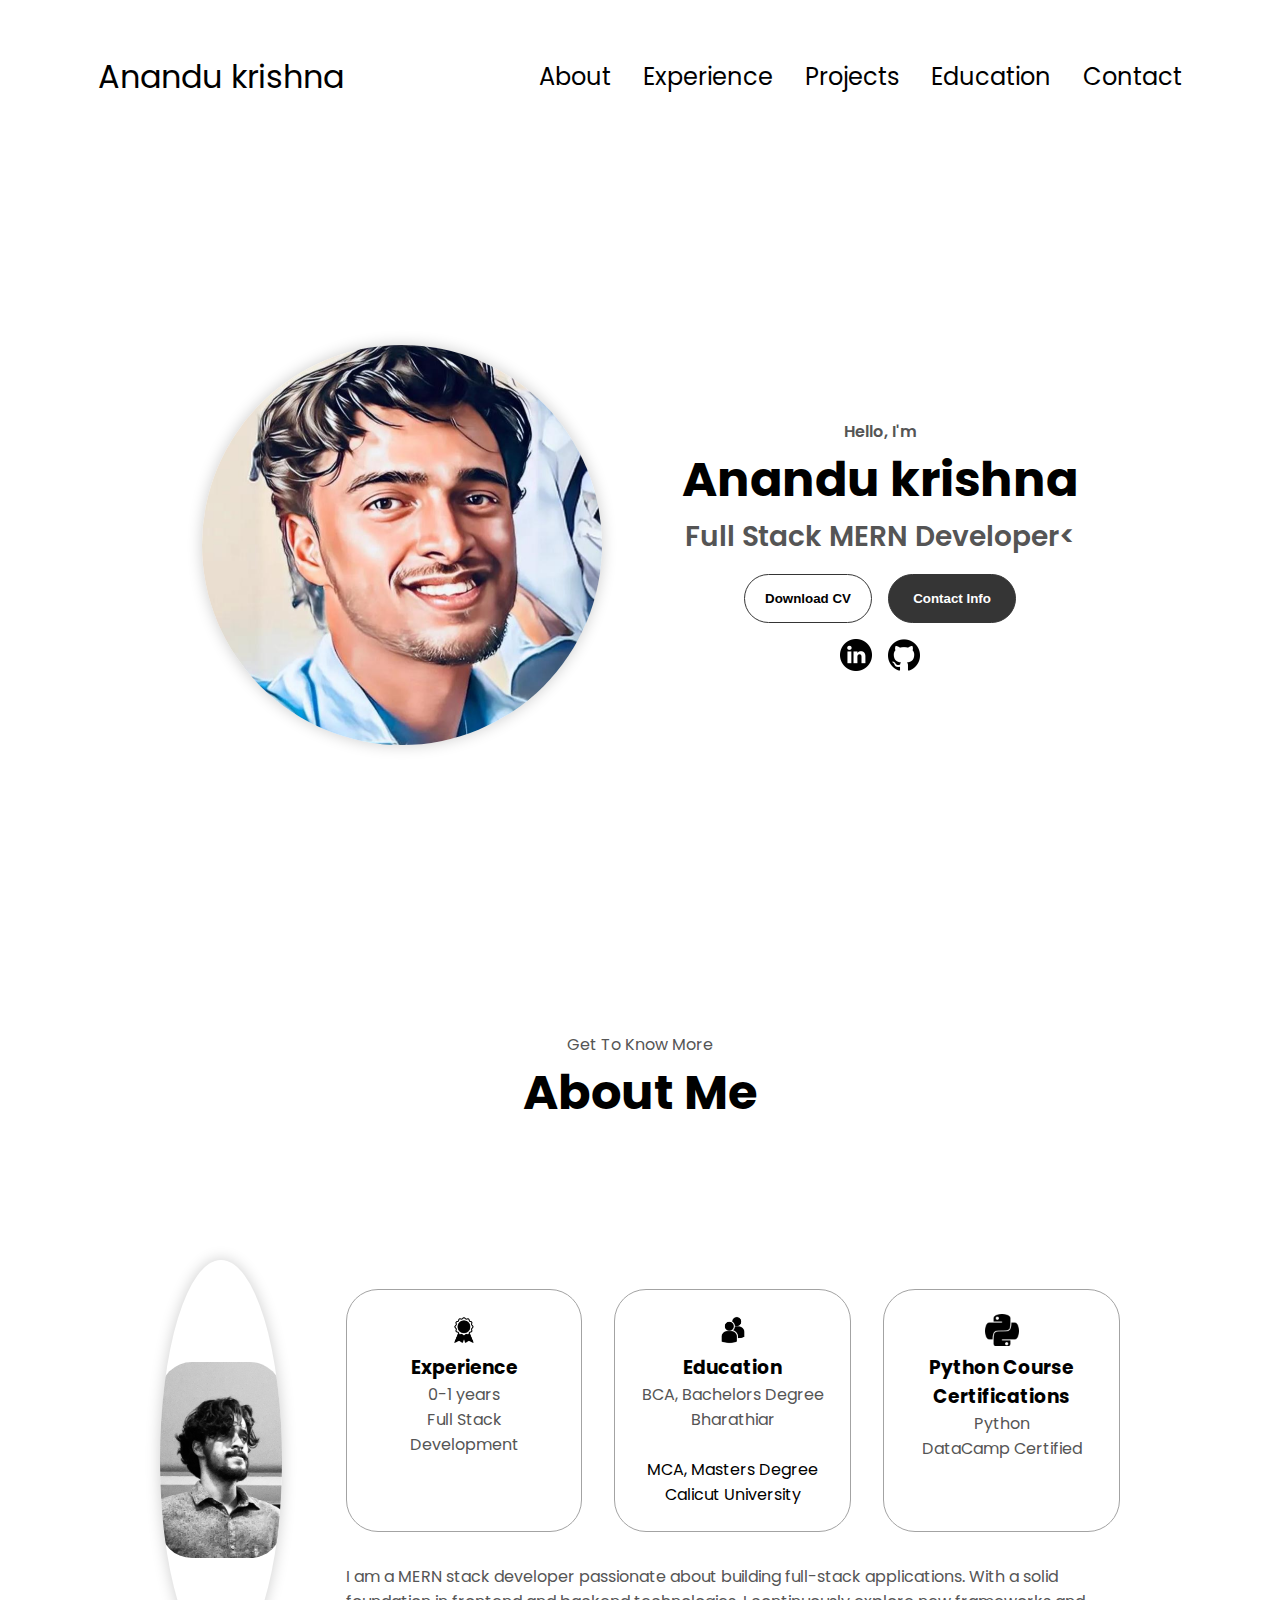
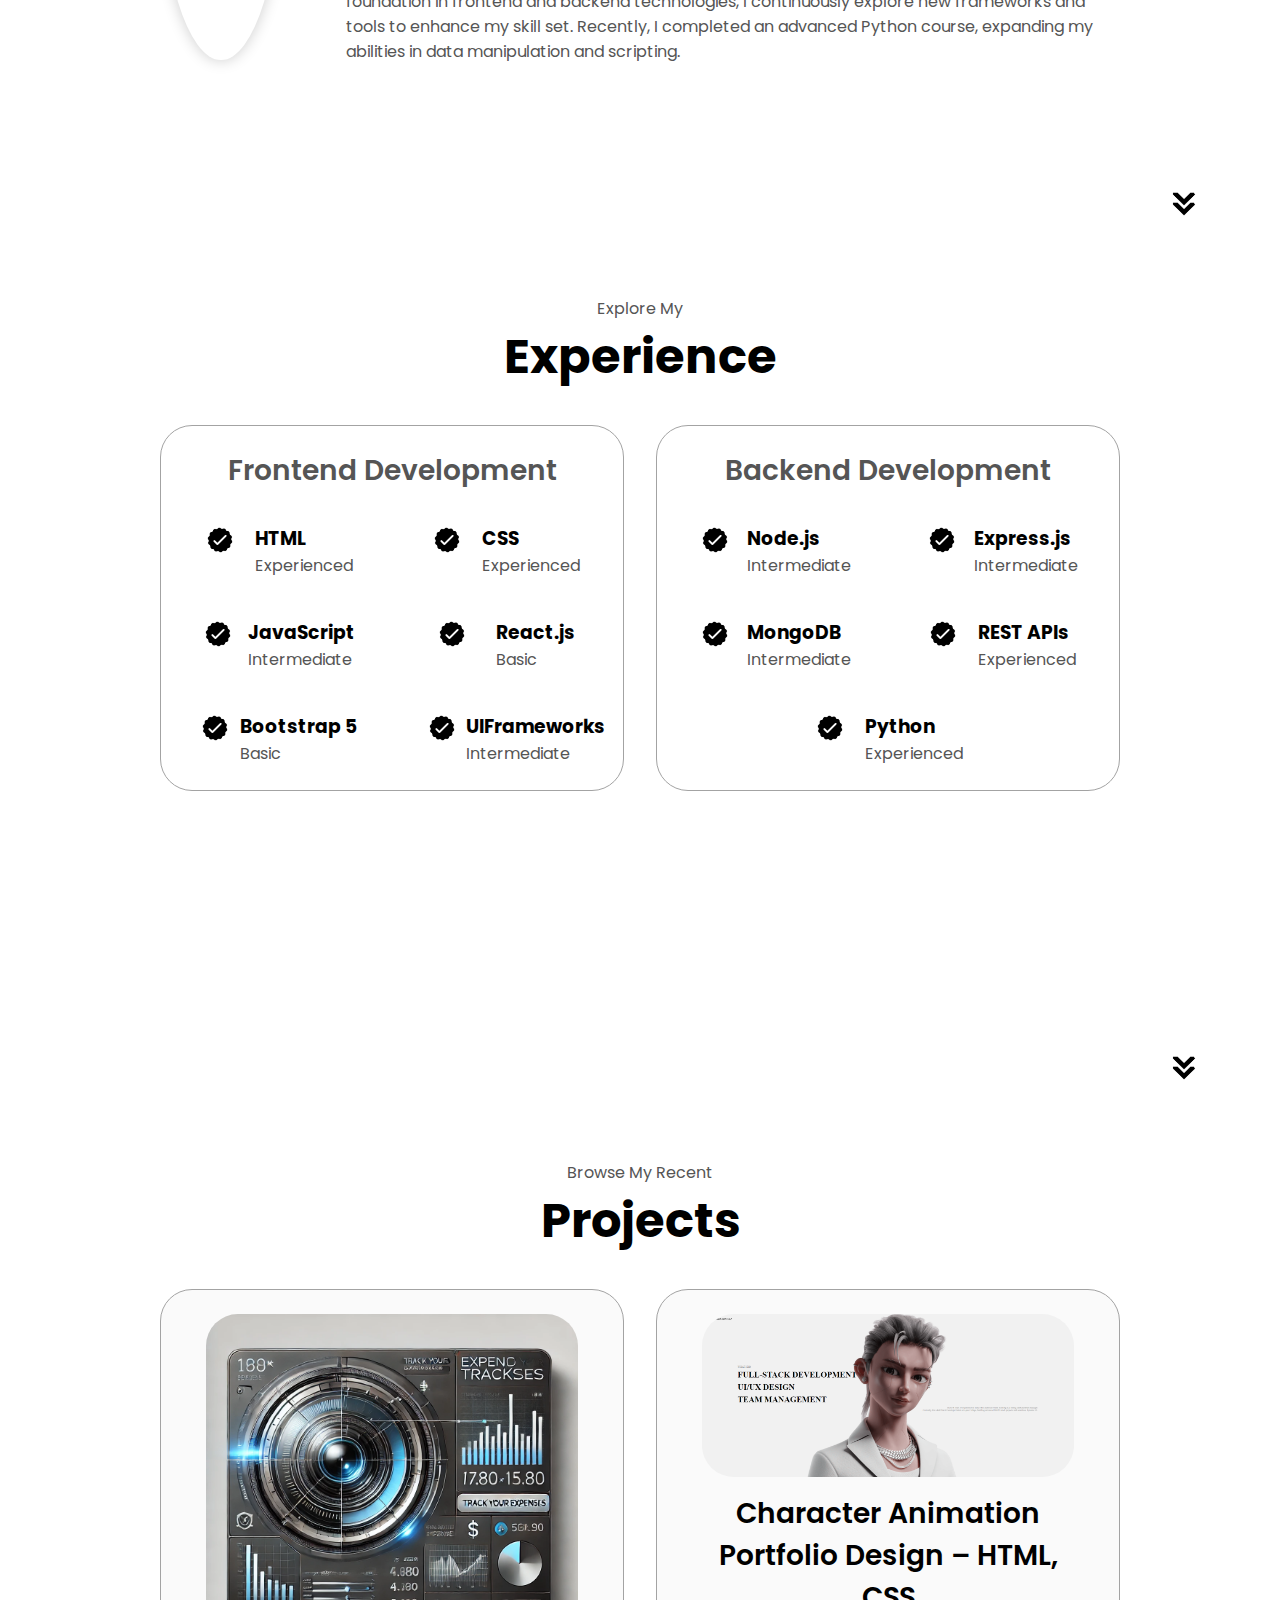
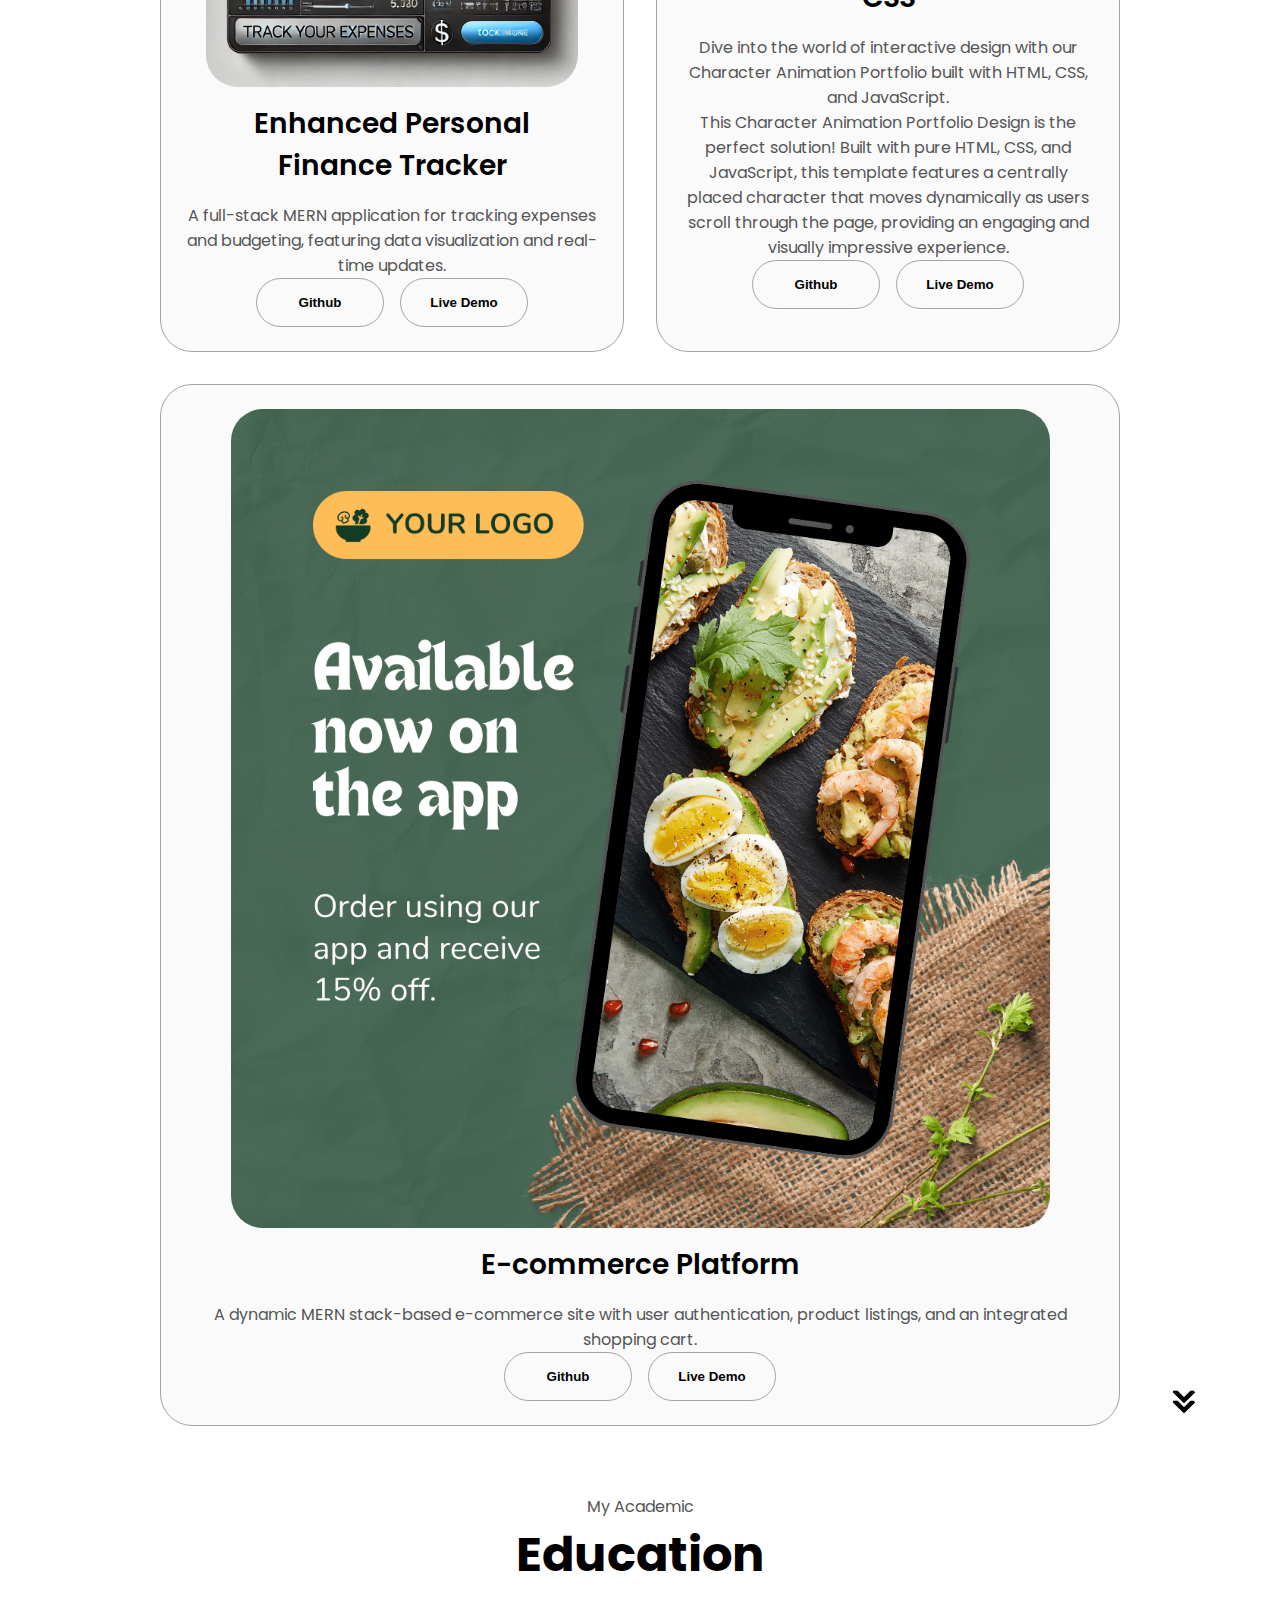
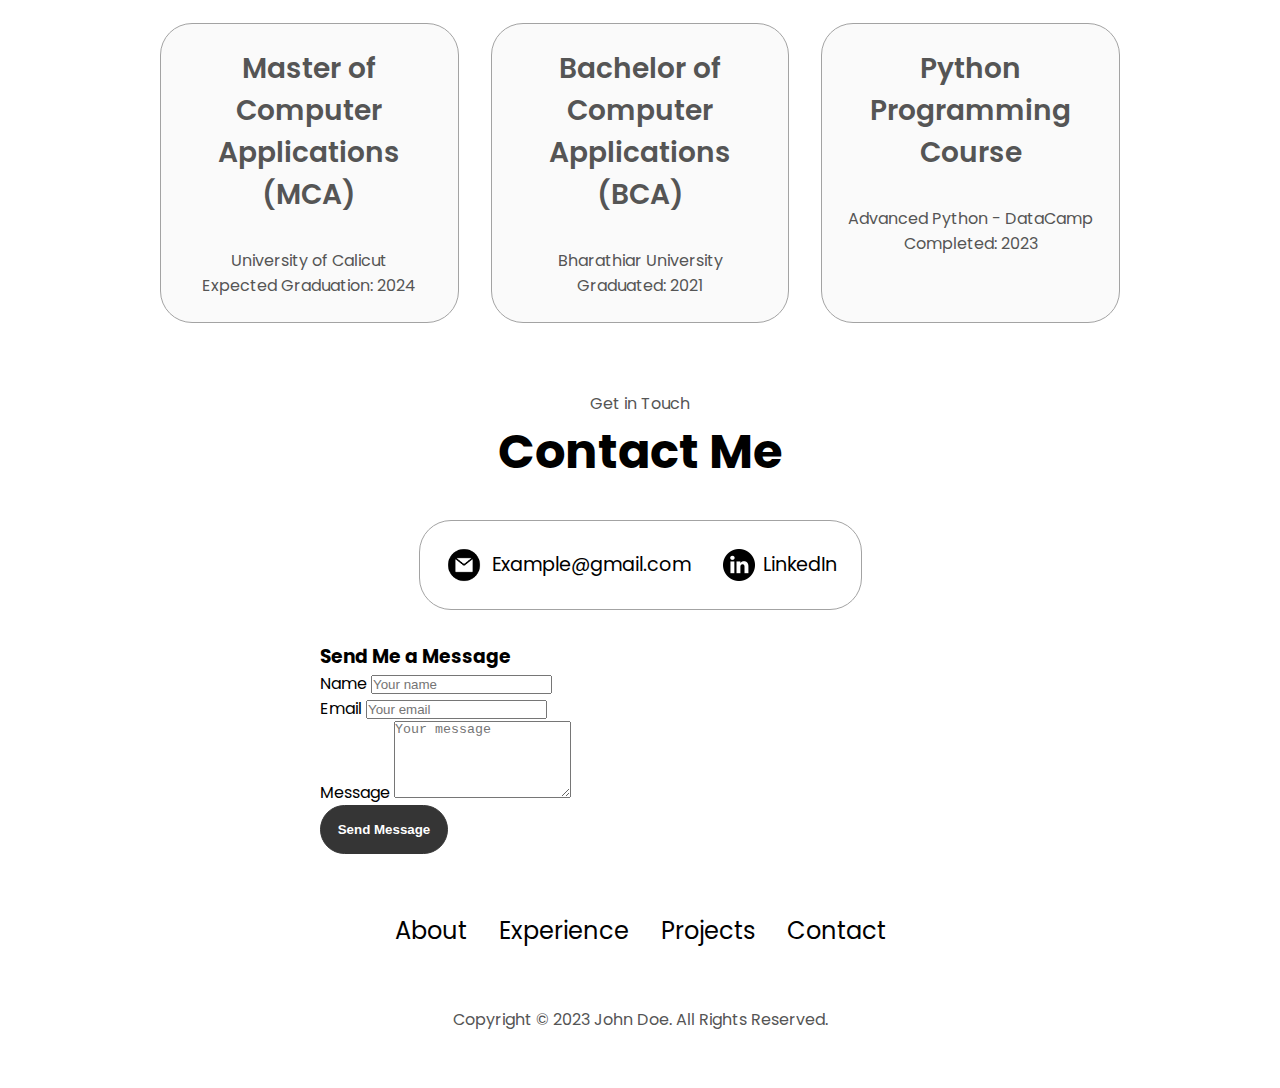
<file: html-css-js-portfolio-tutorial-2-main/index.html>
<!DOCTYPE html>
<html lang="en">
  <head>
    <meta charset="UTF-8" />
    <meta http-equiv="X-UA-Compatible" content="IE=edge" />
    <meta name="viewport" content="width=device-width, initial-scale=1.0" />
    <title>Anandu krishna Portfolio</title>
    <link rel="stylesheet" href="style.css" />
    <link rel="stylesheet" href="mediaqueries.css" />
  </head>
  <body>
    <nav id="desktop-nav">
      <div class="logo">Anandu krishna</div>
    
      <div>
        <ul class="nav-links">
          <li><a href="#about">About</a></li>
          <li><a href="#experience">Experience</a></li>
          <li><a href="#projects">Projects</a></li>
          <li><a href="#education">Education</a></li>
          <li><a href="#contact">Contact</a></li>
        </ul>
      </div>
    </nav>
    <nav id="hamburger-nav">
      <div class="logo">JAnandu krishna </div>
      <div class="hamburger-menu">
        <div class="hamburger-icon" onclick="toggleMenu()">
          <span></span>
          <span></span>
          <span></span>
        </div>
        <div class="menu-links">
          <li><a href="#about" onclick="toggleMenu()">About</a></li>
          <li><a href="#experience" onclick="toggleMenu()">Experience</a></li>
          <li><a href="#projects" onclick="toggleMenu()">Projects</a></li>
          <li><a href="#education" onclick="toggleMenu()">Education</a></li>
          <li><a href="#contact" onclick="toggleMenu()">Contact</a></li>
        </div>
      </div>
    </nav>
     <!-- Profile Section -->
    <section id="profile">
      <div class="section__pic-container">
        <img src="./assets/profile-pic.png" alt="Anandu krishna  profile picture" />
      </div>
      <div class="section__text">
        <p class="section__text__p1">Hello, I'm</p>
        <h1 class="title">Anandu krishna</h1>
        <p class="section__text__p2">Full Stack MERN Developer<</p>
        <div class="btn-container">
          <button
            class="btn btn-color-2"
            onclick="window.open('./assets/AnanduCV.pdf')"
          >
            Download CV
          </button>
          <button class="btn btn-color-1" onclick="location.href='./#contact'">
            Contact Info
          </button>
        </div>
        <div id="socials-container">
          <img
          src="./assets/linkedin.png"
          alt="My LinkedIn profile"
          class="icon"
          onclick="location.href='https://www.linkedin.com/in/anandu-krishnapa2000'"
      />
      <img
          src="./assets/github.png"
          alt="My Github profile"
          class="icon"
          onclick="location.href='https://github.com/ANANDU-2000'"
      />
      
        </div>
      </div>
    </section>
     <!-- About Section -->
    <section id="about">
      <p class="section__text__p1">Get To Know More</p>
      <h1 class="title">About Me</h1>
      <div class="section-container">
        <div class="section__pic-container">
          <img
            src="./assets/about-pic.png"
            alt="Profile picture"
            class="about-pic"
          />
        </div>
        <div class="about-details-container">
          <div class="about-containers">
            <div class="details-container">
              <img
                src="./assets/experience.png"
                alt="Experience icon"
                class="icon"
              />
              <h3>Experience</h3>
              <p>0-1 years <br />Full Stack Development</p>
            </div>
            <div class="details-container">
              <img
                src="./assets/education.png"
                alt="Education icon"
                class="icon"
              />
              <h3>Education</h3>
              <p>BCA, Bachelors Degree <br/>Bharathiar </p><br />MCA, Masters Degree <br> Calicut University</p>
            </div>
            <div class="details-container">
              <img src="./assets/pythonpng.png" alt="Python icon" class="icon" />
              <h3>Python Course Certifications</h3>
              <p> Python<br />DataCamp Certified</p>
            </div>
          </div>
          <div class="text-container">
            <p>
              I am a MERN stack developer passionate about building full-stack applications. With a solid foundation in frontend and backend technologies, I continuously explore new frameworks and tools to enhance my skill set. Recently, I completed an advanced Python course, expanding my abilities in data manipulation and scripting.
            </p>
          </div>
        </div>
      </div>
      <img
        src="./assets/arrow.png"
        alt="Arrow icon"
        class="icon arrow"
        onclick="location.href='./#experience'"
      />
    </section>
      <!-- Experience Section -->
    <section id="experience">
      <p class="section__text__p1">Explore My</p>
      <h1 class="title">Experience</h1>
      <div class="experience-details-container">
        <div class="about-containers">
          <div class="details-container">
            <h2 class="experience-sub-title">Frontend Development</h2>
            <div class="article-container">
              <article>
                <img
                  src="./assets/checkmark.png"
                  alt="Experience icon"
                  class="icon"
                />
                <div>
                  <h3>HTML</h3>
                  <p>Experienced</p>
                </div>
              </article>
              <article>
                <img
                  src="./assets/checkmark.png"
                  alt="Experience icon"
                  class="icon"
                />
                <div>
                  <h3>CSS</h3>
                  <p>Experienced</p>
                </div>
              </article>
              <article>
                <img
                  src="./assets/checkmark.png"
                  alt="Experience icon"
                  class="icon"
                />
                <div>
                  <h3>JavaScript</h3>
                  <p>Intermediate</p>
                </div>
              </article>
              <article>
                <img
                  src="./assets/checkmark.png"
                  alt="Experience icon"
                  class="icon"
                />
                <div>
                <h3>React.js</h3>
                  <p>Basic</p>
                </div>
              </article>
              <article>
                <img
                  src="./assets/checkmark.png"
                  alt="Experience icon"
                  class="icon"
                />
                <div>
                  <h3>Bootstrap 5</h3>
                  <p>Basic</p>
                </div>
              </article>
              <article>
                <img
                  src="./assets/checkmark.png"
                  alt="Experience icon"
                  class="icon"
                />
                <div>
                  <h3> UIFrameworks</h3>
                  <p>Intermediate</p>
                </div>
              </article>
            </div>
          </div>
          <div class="details-container">
            <h2 class="experience-sub-title">Backend Development</h2>
            <div class="article-container">
              <article>
                <img src="./assets/checkmark.png" alt="Experience icon" class="icon" />
                <div>
                  <h3>Node.js</h3>
                  <p>Intermediate</p>
                </div>
              </article>
              <article>
                <img src="./assets/checkmark.png" alt="Experience icon" class="icon" />
                <div>
                  <h3>Express.js</h3>
                  <p>Intermediate</p>
                </div>
              </article>
              <article>
                <img src="./assets/checkmark.png" alt="Experience icon" class="icon" />
                <div>
                  <h3>MongoDB</h3>
                  <p>Intermediate</p>
                </div>
              </article>
              <article>
                <img src="./assets/checkmark.png" alt="Experience icon" class="icon" />
                <div>
                  <h3>REST APIs</h3>
                  <p>Experienced</p>
                </div>
                
              </article>
              <article>
                <img src="./assets/checkmark.png" alt="Experience icon" class="icon" />
                <div>
                  <h3>Python</h3>
                  <p>Experienced</p>
                </div>
                
              </article>
            </div>
          </div>
        </div>
      </div>
      <img
        src="./assets/arrow.png"
        alt="Arrow icon"
        class="icon arrow"
        onclick="location.href='./#projects'"
      />
    </section>
       <!-- Projects Section -->
    <section id="projects">
      <p class="section__text__p1">Browse My Recent</p>
      <h1 class="title">Projects</h1>
      <div class="experience-details-container">
        <div class="about-containers">
          <div class="details-container color-container">
            <div class="article-container">
              <img
                src="./assets/project-1.png"
                alt="Project 1"
                class="project-img"
              />
            </div>
            <h2 class="experience-sub-title project-title">Enhanced Personal Finance Tracker</h2>
            <p>A full-stack MERN application for tracking expenses and budgeting, featuring data visualization and real-time updates.</p>
            <div class="btn-container">
              <button
                class="btn btn-color-2 project-btn"
                onclick="location.href='https://github.com/ANANDU-2000'"
              >
                Github
              </button>
              <button
                class="btn btn-color-2 project-btn"
                onclick="location.href='https://github.com/ANANDU-2000'"
              >
                Live Demo
              </button>
            </div>
          </div>
          <div class="details-container color-container">
            <div class="article-container">
              <img
                src="./assets/project-2.png"
                alt="Project 2"
                class="project-img"
              />
            </div>
            <h2 class="experience-sub-title project-title">Character Animation Portfolio Design – HTML, CSS</h2>
            <p> Dive into the world of interactive design with our Character Animation Portfolio built with HTML, CSS, and JavaScript. <br> 
              This Character Animation Portfolio Design is the perfect solution! Built with pure HTML, CSS, and JavaScript, this template features a centrally placed character that moves dynamically as users scroll through the page, providing an engaging and visually impressive experience.
            </p>
            <div class="btn-container">
              <button
                class="btn btn-color-2 project-btn"
                onclick="location.href='https://github.com/ANANDU-2000/AnimationPortofolio.git'"
              >
                Github
              </button>
              <button
                class="btn btn-color-2 project-btn"
                onclick="location.href='https://github.com/'"
              >
                Live Demo
              </button>
            </div>
          </div>
          <div class="details-container color-container">
            <div class="article-container">
              <img
                src="./assets/project-3.png"
                alt="Project 3"
                class="project-img"
              />
            </div>
            <h2 class="experience-sub-title project-title">E-commerce Platform</h2>
            <p>A dynamic MERN stack-based e-commerce site with user authentication, product listings, and an integrated shopping cart.</p>
            <div class="btn-container">
              <button
                class="btn btn-color-2 project-btn"
                onclick="location.href='https://github.com/'"
              >
                Github
              </button>
              <button
                class="btn btn-color-2 project-btn"
                onclick="location.href='https://github.com/'"
              >
                Live Demo
              </button>
            </div>
          </div>
        </div>
      </div>
      <img
        src="./assets/arrow.png"
        alt="Arrow icon"
        class="icon arrow"
        onclick="location.href='./#contact'"
      />
    </section>
    <!-- Education Section -->
    <section id="education">
      <p class="section__text__p1">My Academic</p>
      <h1 class="title">Education</h1>
      <div class="about-containers">
        <div class="details-container color-container">
          <h2 class="experience-sub-title">Master of Computer Applications (MCA)</h2>
          <p>University of Calicut</p>
          <p>Expected Graduation: 2024</p>
        </div>
        <div class="details-container color-container">
          <h2 class="experience-sub-title">Bachelor of Computer Applications (BCA)</h2>
          <p>Bharathiar University</p>
          <p>Graduated: 2021</p>
        </div>
        <div class="details-container color-container">
          <h2 class="experience-sub-title">Python Programming Course</h2>
          <p>Advanced Python - DataCamp</p>
          <p>Completed: 2023</p>
        </div>
      </div>
      <img src="./assets/arrow.png" alt="Arrow icon" class="icon arrow" onclick="location.href='./#contact'" />
          <!-- Contact Section -->
    <section id="contact">
      <p class="section__text__p1">Get in Touch</p>
      <h1 class="title">Contact Me</h1>
      <div class="contact-info-upper-container">
        <div class="contact-info-container">
          <img
            src="./assets/email.png"
            alt="Email icon"
            class="icon contact-icon email-icon"
          />
          <p><a href="mailto:examplemail@gmail.com">Example@gmail.com</a></p>
        </div>
        <div class="contact-info-container">
          <img
            src="./assets/linkedin.png"
            alt="LinkedIn icon"
            class="icon contact-icon"
          />
          <p><a href='https://www.linkedin.com/in/anandu-krishnapa2000'>LinkedIn</a></p>
        </div>
      </div>

      <div class="contact-form">
        <h3>Send Me a Message</h3>
        <form action="https://formspree.io/f/moqzddow" method="POST">
          <div class="form-group">
            <label for="name">Name</label>
            <input type="text" id="name" name="name" placeholder="Your name" required />
          </div>
          <div class="form-group">
            <label for="email">Email</label>
            <input type="email" id="email" name="_replyto" placeholder="Your email" required />
          </div>
          <div class="form-group">
            <label for="message">Message</label>
            <textarea id="message" name="message" placeholder="Your message" rows="5" required></textarea>
          </div>
          <button type="submit" class="btn btn-color-1">Send Message</button>
        </form>
      </div>



    </section>
    <footer>
      <nav>
        <div class="nav-links-container">
          <ul class="nav-links">
            <li><a href="#about">About</a></li>
            <li><a href="#experience">Experience</a></li>
            <li><a href="#projects">Projects</a></li>
            <li><a href="#contact">Contact</a></li>
          </ul>
        </div>
      </nav>
      <p>Copyright &#169; 2023 John Doe. All Rights Reserved.</p>
    </footer>
    <script src="script.js"></script>
  </body>
</html>
</file>
<file: html-css-js-portfolio-tutorial-2-main/style.css>
/* GENERAL */

@import url("https://fonts.googleapis.com/css2?family=Poppins:wght@300;400;500;600&display=swap");

* {
  margin: 0;
  padding: 0;
}

body {
  font-family: "Poppins", sans-serif;
}

html {
  scroll-behavior: smooth;
}

p {
  color: rgb(85, 85, 85);
}

/* TRANSITION */

a,
.btn {
  transition: all 300ms ease;
}

/* DESKTOP NAV */

nav,
.nav-links {
  display: flex;
}

nav {
  justify-content: space-around;
  align-items: center;
  height: 17vh;
}

.nav-links {
  gap: 2rem;
  list-style: none;
  font-size: 1.5rem;
}

a {
  color: black;
  text-decoration: none;
  text-decoration-color: white;
}

a:hover {
  color: grey;
  text-decoration: underline;
  text-underline-offset: 1rem;
  text-decoration-color: rgb(181, 181, 181);
}

.logo {
  font-size: 2rem;
}

.logo:hover {
  cursor: default;
}

/* HAMBURGER MENU */

#hamburger-nav {
  display: none;
}

.hamburger-menu {
  position: relative;
  display: inline-block;
}

.hamburger-icon {
  display: flex;
  flex-direction: column;
  justify-content: space-between;
  height: 24px;
  width: 30px;
  cursor: pointer;
}

.hamburger-icon span {
  width: 100%;
  height: 2px;
  background-color: black;
  transition: all 0.3 ease-in-out;
}

.menu-links {
  position: absolute;
  top: 100%;
  right: 0;
  background-color: white;
  width: fit-content;
  max-height: 0;
  overflow: hidden;
  transition: all 0.3 ease-in-out;
}

.menu-links a {
  display: block;
  padding: 10px;
  text-align: center;
  font-size: 1.5rem;
  color: black;
  text-decoration: none;
  transition: all 0.3 ease-in-out;
}

.menu-links li {
  list-style: none;
}

.menu-links.open {
  max-height: 300px;
}

.hamburger-icon.open span:first-child {
  transform: rotate(45deg) translate(10px, 5px);
}

.hamburger-icon.open span:nth-child(2) {
  opacity: 0;
}

.hamburger-icon.open span:last-child {
  transform: rotate(-45deg) translate(10px, -5px);
}

.hamburger-icon span:first-child {
  transform: none;
}

.hamburger-icon span:first-child {
  opacity: 1;
}

.hamburger-icon span:first-child {
  transform: none;
}

/* SECTIONS */
/* PROFILE IMAGE CIRCLE STYLING */

/* PROFILE IMAGE CIRCLE STYLING */

/* PROFILE IMAGE CIRCLE STYLING */
.section__pic-container {
  width: 150px; /* Adjust size as needed */
  height: 150px; /* Maintain height equal to width for a perfect circle */
  border-radius: 50%;
  overflow: hidden; /* Hides any overflow of the image */
  position: relative;
  display: flex;
  align-items: center;
  justify-content: center;
  box-shadow: 0 0 15px rgba(0, 0, 0, 0.2);
  transition: all 0.3s ease-in-out;
}

.section__pic-container img {
  width: 100%; /* Sets width to fill the container */
  height: auto; /* Maintain aspect ratio */
  max-height: none; /* Remove height limit to prevent image scaling issues */
  object-fit: cover; /* Ensures the image covers the entire circle */
  object-position: center; /* Centers the image within the circle */
  transition: transform 0.3s ease-in-out;
}

.section__pic-container:hover {
  box-shadow: 0 0 25px rgba(0, 0, 0, 0.7), 0 0 50px rgba(0, 0, 0, 0.5); /* Black glow effect */
}

.section__pic-container:hover img {
  transform: scale(1.05); /* Slightly zoom in on hover */
}

  


/* Additional styles can be adjusted as needed */


section {
  padding-top: 4vh;
  height: 96vh;
  margin: 0 10rem;
  box-sizing: border-box;
  min-height: fit-content;
}

.section-container {
  display: flex;
}

/* PROFILE SECTION */

#profile {
  display: flex;
  justify-content: center;
  gap: 5rem;
  height: 80vh;
}

.section__pic-container {
  display: flex;
  height: 400px;
  width: 400px;
  margin: auto 0;
}

.section__text {
  align-self: center;
  text-align: center;
}

.section__text p {
  font-weight: 600;
}

.section__text__p1 {
  text-align: center;
}

.section__text__p2 {
  font-size: 1.75rem;
  margin-bottom: 1rem;
}

.title {
  font-size: 3rem;
  text-align: center;
}

#socials-container {
  display: flex;
  justify-content: center;
  margin-top: 1rem;
  gap: 1rem;
}

/* ICONS */

.icon {
  cursor: pointer;
  height: 2rem;
}

/* BUTTONS */

.btn-container {
  display: flex;
  justify-content: center;
  gap: 1rem;
}

.btn {
  font-weight: 600;
  transition: all 300ms ease;
  padding: 1rem;
  width: 8rem;
  border-radius: 2rem;
}

.btn-color-1,
.btn-color-2 {
  border: rgb(53, 53, 53) 0.1rem solid;
}

.btn-color-1:hover,
.btn-color-2:hover {
  cursor: pointer;
}

.btn-color-1,
.btn-color-2:hover {
  background: rgb(53, 53, 53);
  color: white;
}

.btn-color-1:hover {
  background: rgb(0, 0, 0);
}

.btn-color-2 {
  background: none;
}

.btn-color-2:hover {
  border: rgb(255, 255, 255) 0.1rem solid;
}

.btn-container {
  gap: 1rem;
}

/* ABOUT SECTION */

#about {
  position: relative;
}

.about-containers {
  gap: 2rem;
  margin-bottom: 2rem;
  margin-top: 2rem;
}

.about-details-container {
  justify-content: center;
  flex-direction: column;
}

.about-containers,
.about-details-container {
  display: flex;
}

.about-pic {
  border-radius: 2rem;
}

.arrow {
  position: absolute;
  right: -5rem;
  bottom: 2.5rem;
}

.details-container {
  padding: 1.5rem;
  flex: 1;
  background: white;
  border-radius: 2rem;
  border: rgb(53, 53, 53) 0.1rem solid;
  border-color: rgb(163, 163, 163);
  text-align: center;
}

.section-container {
  gap: 4rem;
  height: 80%;
}

.section__pic-container {
  height: 400px;
  width: 400px;
  margin: auto 0;
}

/* EXPERIENCE SECTION */

#experience {
  position: relative;
}

.experience-sub-title {
  color: rgb(85, 85, 85);
  font-weight: 600;
  font-size: 1.75rem;
  margin-bottom: 2rem;
}

.experience-details-container {
  display: flex;
  justify-content: center;
  flex-direction: column;
}

.article-container {
  display: flex;
  text-align: initial;
  flex-wrap: wrap;
  flex-direction: row;
  gap: 2.5rem;
  justify-content: space-around;
}

article {
  display: flex;
  width: 10rem;
  justify-content: space-around;
  gap: 0.5rem;
}

article .icon {
  cursor: default;
}

/* PROJECTS SECTION */

#projects {
  position: relative;
}

.color-container {
  border-color: rgb(163, 163, 163);
  background: rgb(250, 250, 250);
}

.project-img {
  border-radius: 2rem;
  width: 90%;
  height: 90%;
}

.project-title {
  margin: 1rem;
  color: black;
}

.project-btn {
  color: black;
  border-color: rgb(163, 163, 163);
}

/* CONTACT */

#contact {
  display: flex;
  justify-content: center;
  flex-direction: column;
  height: 70vh;
}

.contact-info-upper-container {
  display: flex;
  justify-content: center;
  border-radius: 2rem;
  border: rgb(53, 53, 53) 0.1rem solid;
  border-color: rgb(163, 163, 163);
  background: (250, 250, 250);
  margin: 2rem auto;
  padding: 0.5rem;
}

.contact-info-container {
  display: flex;
  align-items: center;
  justify-content: center;
  gap: 0.5rem;
  margin: 1rem;
}

.contact-info-container p {
  font-size: larger;
}

.contact-icon {
  cursor: default;
}

.email-icon {
  height: 2.5rem;
}

/* FOOTER SECTION */

footer {
  height: 26vh;
  margin: 0 1rem;
}

footer p {
  text-align: center;
}
</file>
<file: html-css-js-portfolio-tutorial-2-main/mediaqueries.css>
/* For screens up to 1400px */
@media screen and (max-width: 1400px) {
  #profile {
    height: 83vh;
    margin-bottom: 6rem;
  }
  .about-containers {
    flex-wrap: wrap;
  }
  #contact,
  #projects {
    height: fit-content;
  }
}

/* For screens up to 1200px */
@media screen and (max-width: 1200px) {
  #desktop-nav {
    display: none;
  }
  #hamburger-nav {
    display: flex;
  }
  #experience,
  .experience-details-container {
    margin-top: 2rem;
  }
  #profile,
  .section-container {
    display: block;
  }
  .arrow {
    display: none;
  }
  section,
  .section-container {
    height: fit-content;
  }
  section {
    margin: 0 5%;
  }
  .section__pic-container {
    width: 275px;
    height: 275px;
    margin: 0 auto 2rem;
  }
  .about-containers {
    margin-top: 0;
  }
}

/* For screens up to 768px (Tablet devices) */
@media screen and (max-width: 768px) {
  #profile {
    height: 75vh;
  }
  .section__pic-container {
    width: 100%;
    height: auto;
    margin-bottom: 1.5rem;
  }
  .title {
    font-size: 1.75rem;
  }
  .experience-sub-title,
  .contact-info-container p {
    font-size: 1.1rem;
  }
  #hamburger-nav .menu-links {
    flex-direction: column;
    text-align: center;
    padding: 0;
  }
  .btn-container {
    flex-direction: column;
    gap: 1rem;
  }
}

/* For screens up to 600px (Mobile devices) */
@media screen and (max-width: 600px) {
  #contact,
  footer {
    height: auto;
  }
  #profile {
    height: auto;
    margin-bottom: 0;
  }
  article {
    font-size: 1rem;
  }
  footer nav {
    height: fit-content;
    margin-bottom: 2rem;
  }
  .about-containers,
  .contact-info-upper-container,
  .btn-container {
    flex-wrap: wrap;
  }
  .contact-info-container {
    margin: 0;
  }
  .contact-info-container p,
  .nav-links li a {
    font-size: 1rem;
  }
  .experience-sub-title {
    font-size: 1.25rem;
  }
  .logo {
    font-size: 1.5rem;
  }
  .nav-links {
    flex-direction: column;
    gap: 0.5rem;
    text-align: center;
  }
  .section__pic-container {
    width: auto;
    height: 46vw;
    justify-content: center;
  }
  .section__text__p2 {
    font-size: 1.25rem;
  }
  .title {
    font-size: 2rem;
  }
  .text-container {
    text-align: justify;
  }
}
</file>
